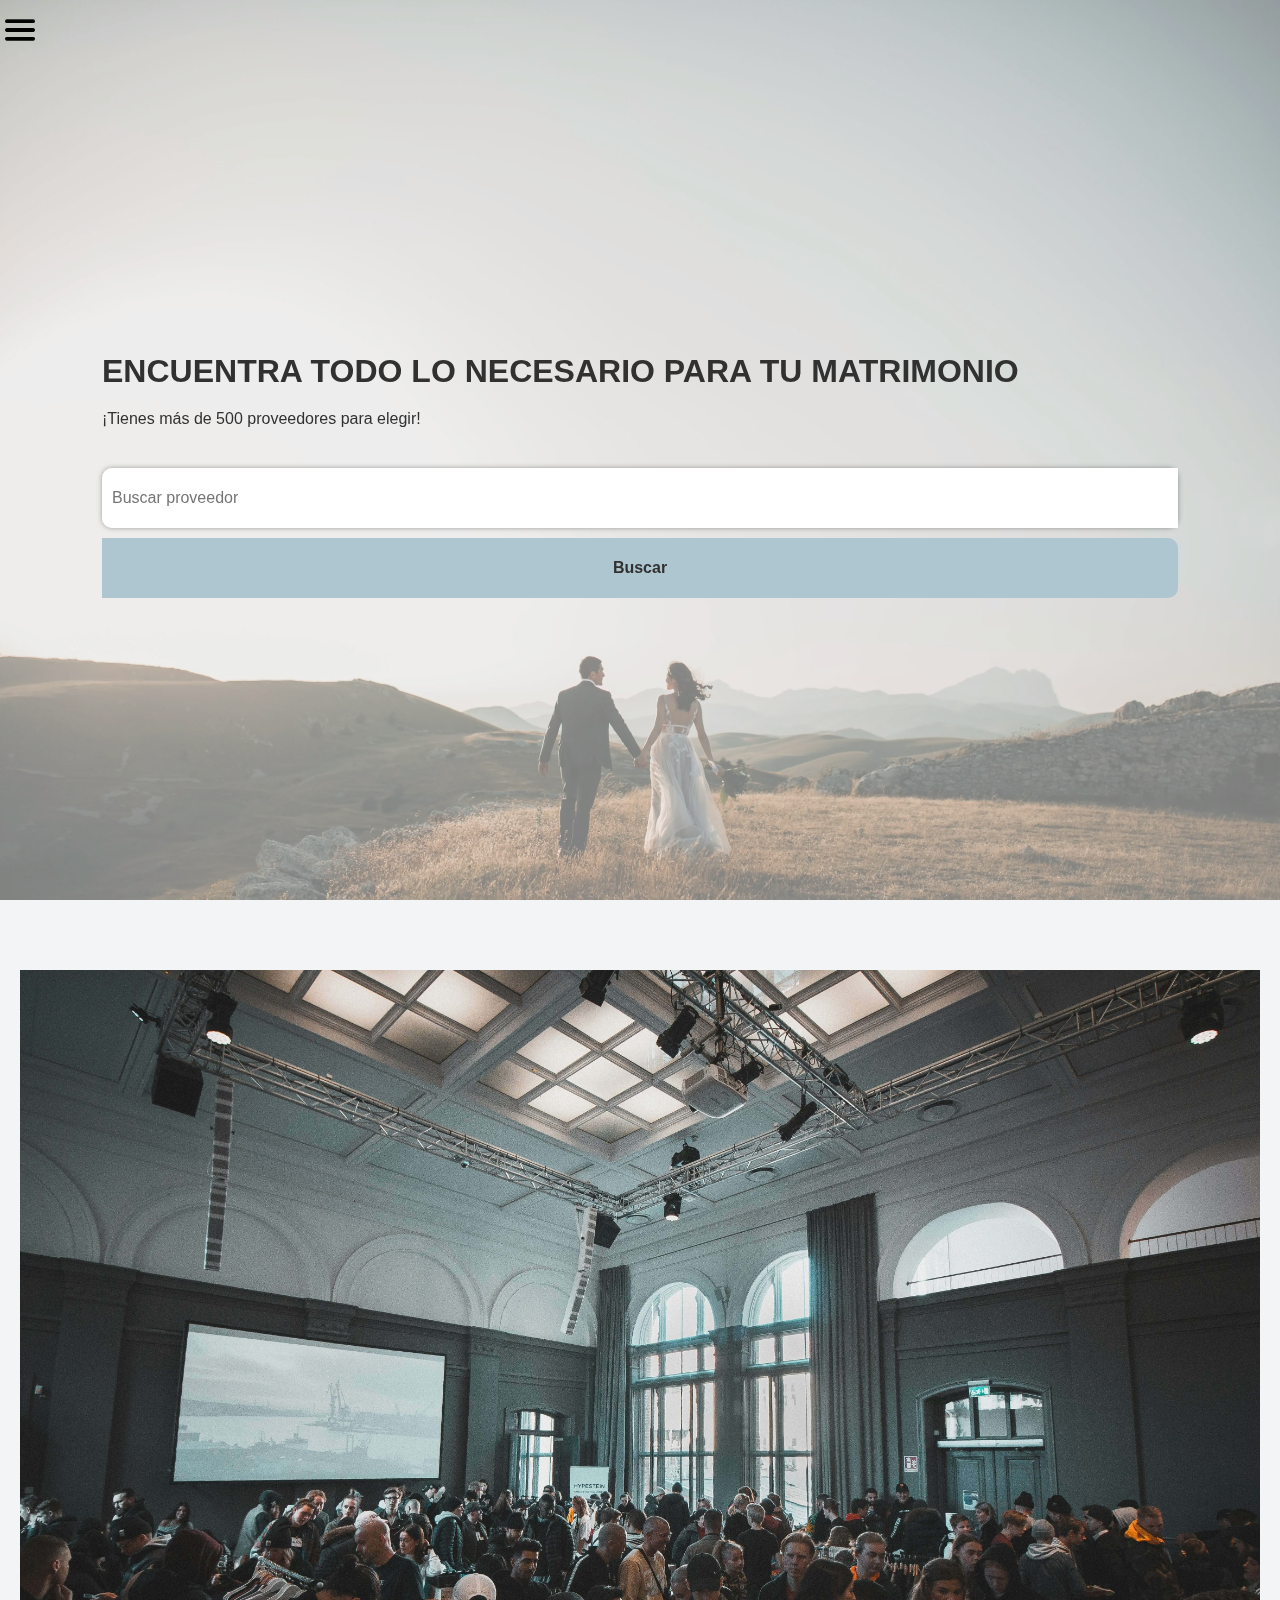
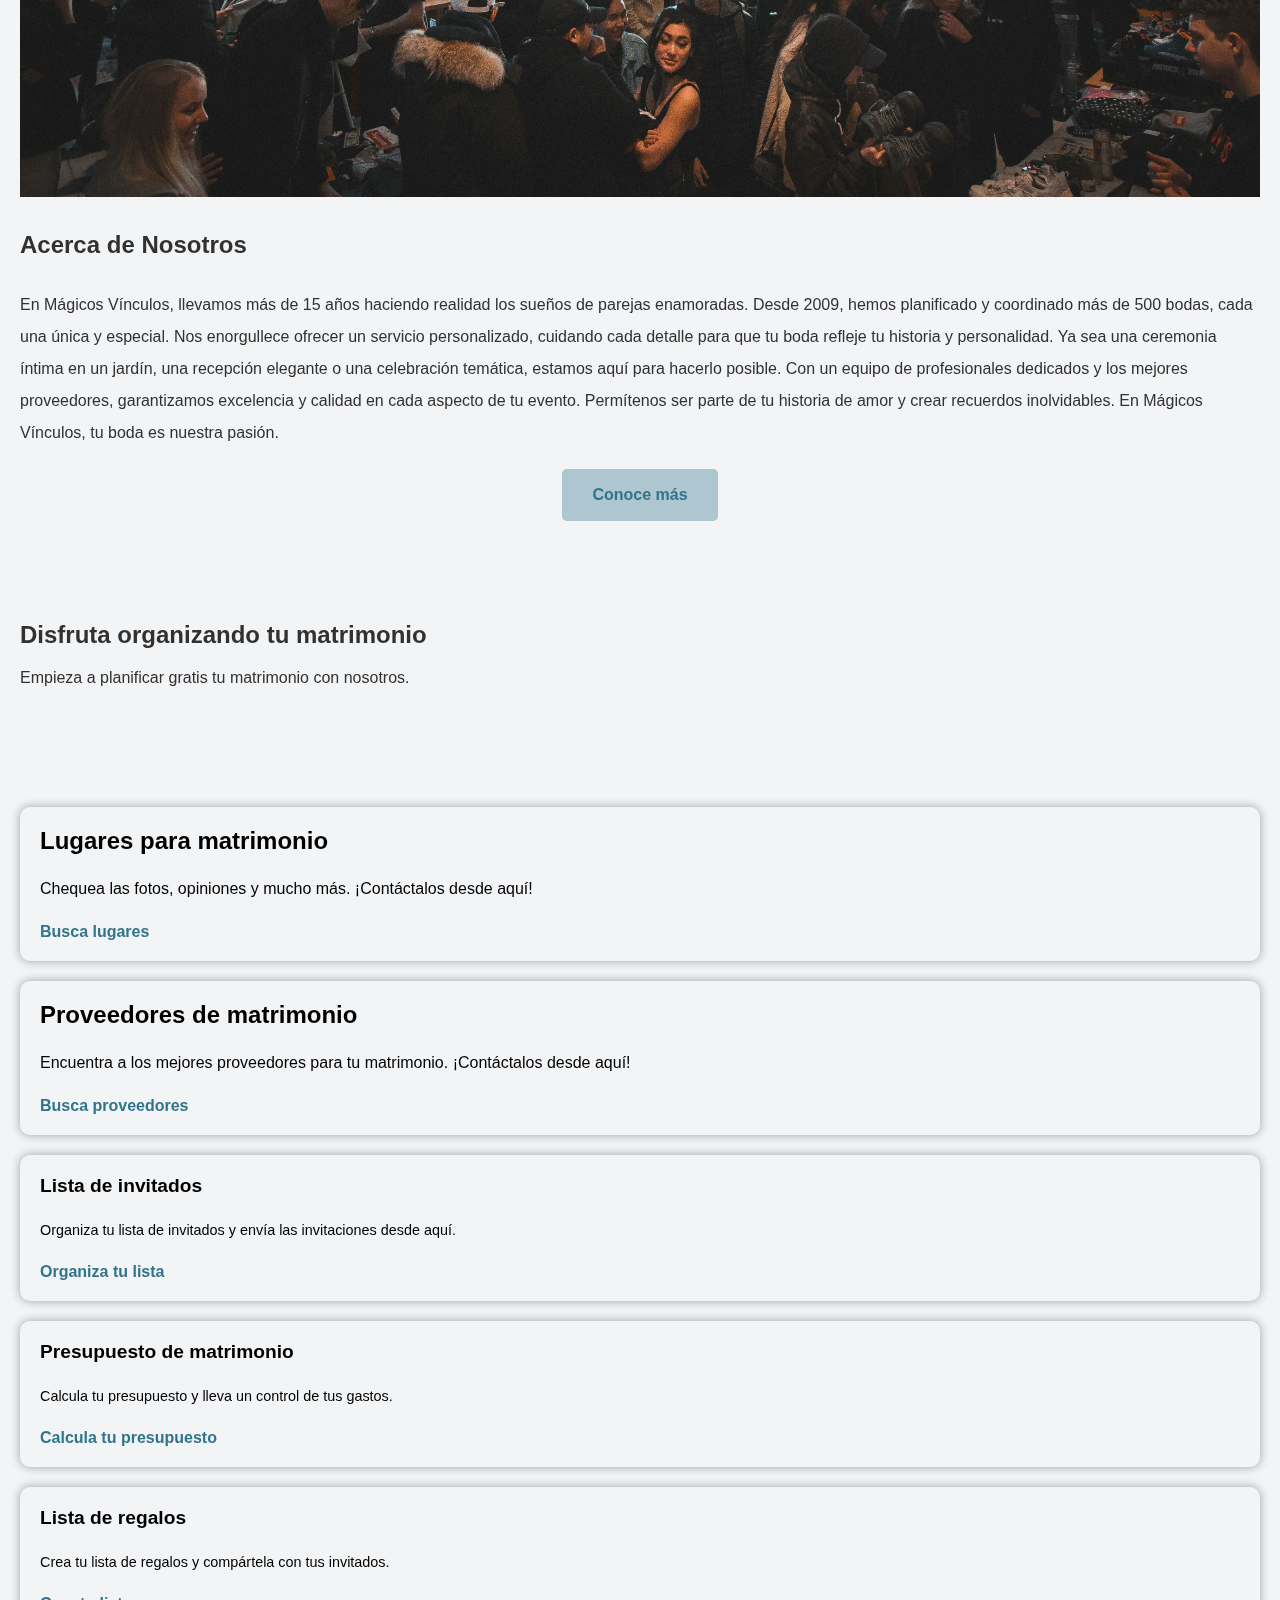
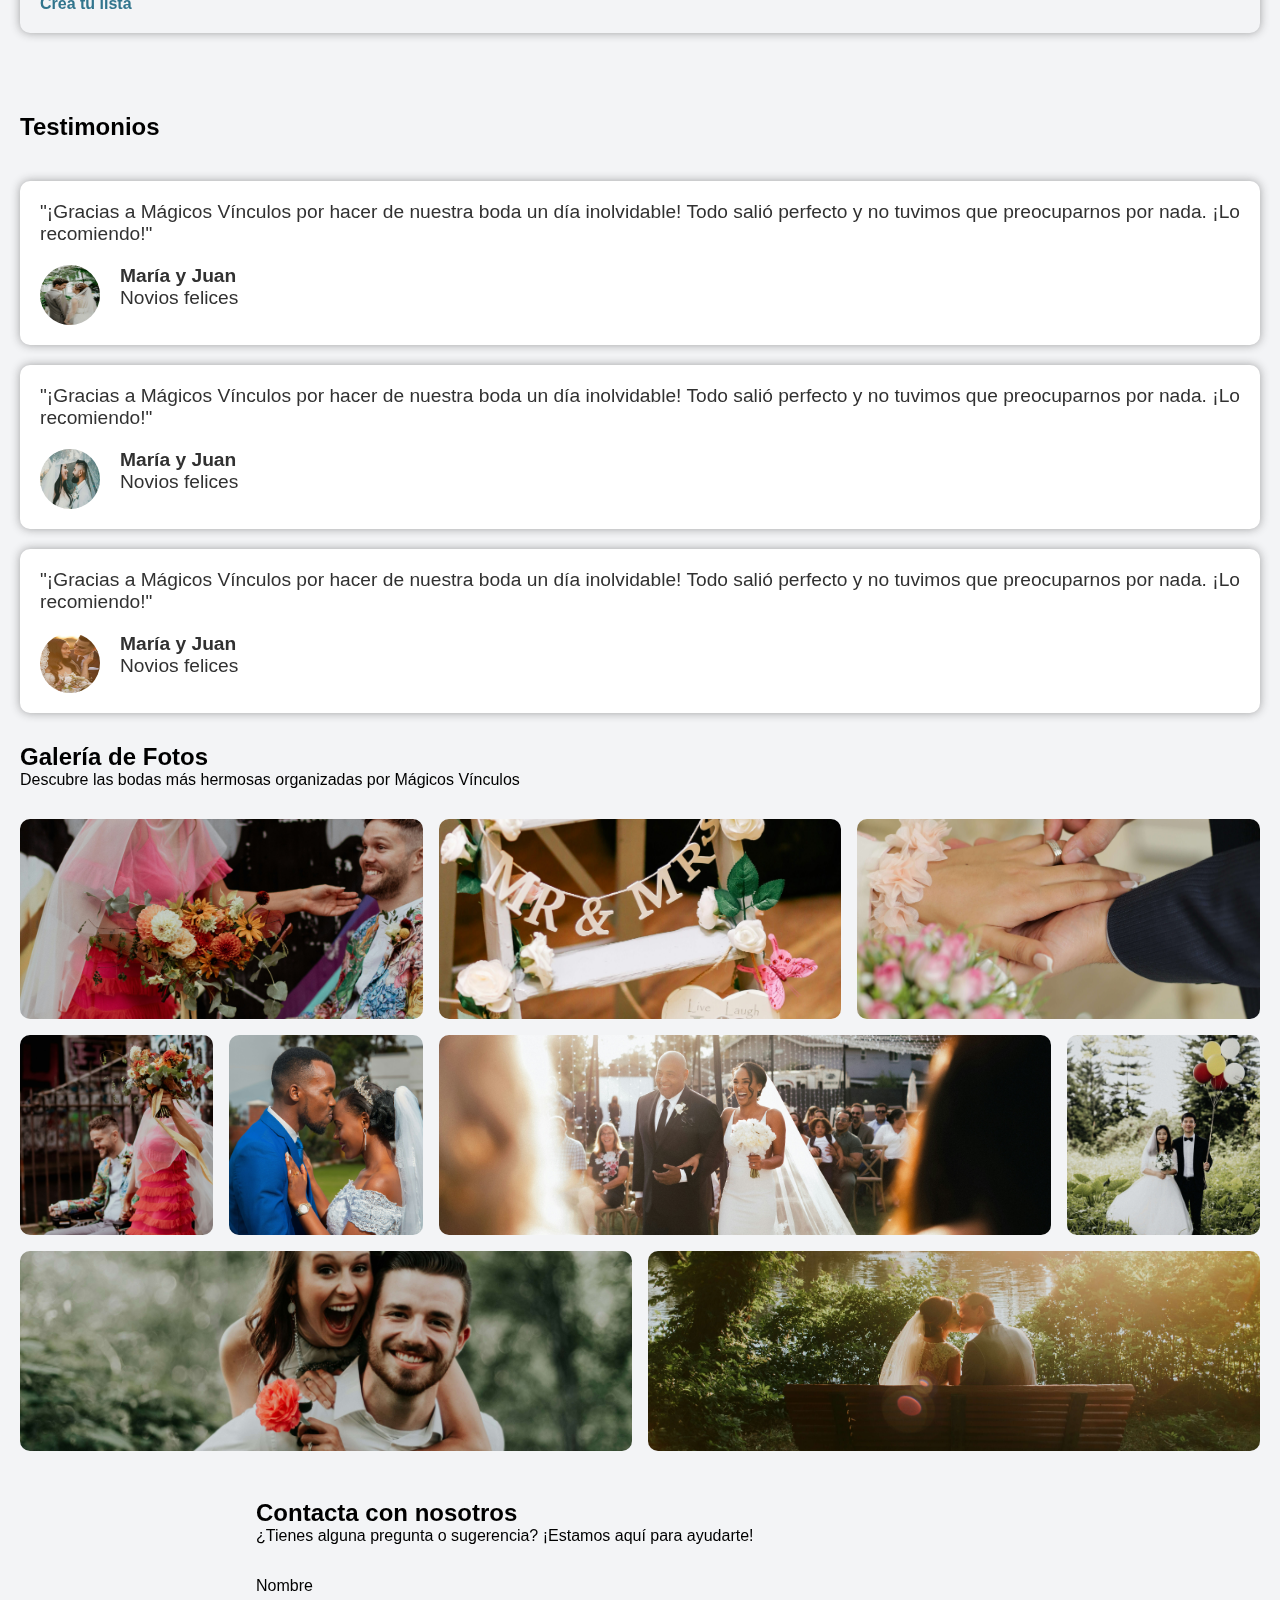
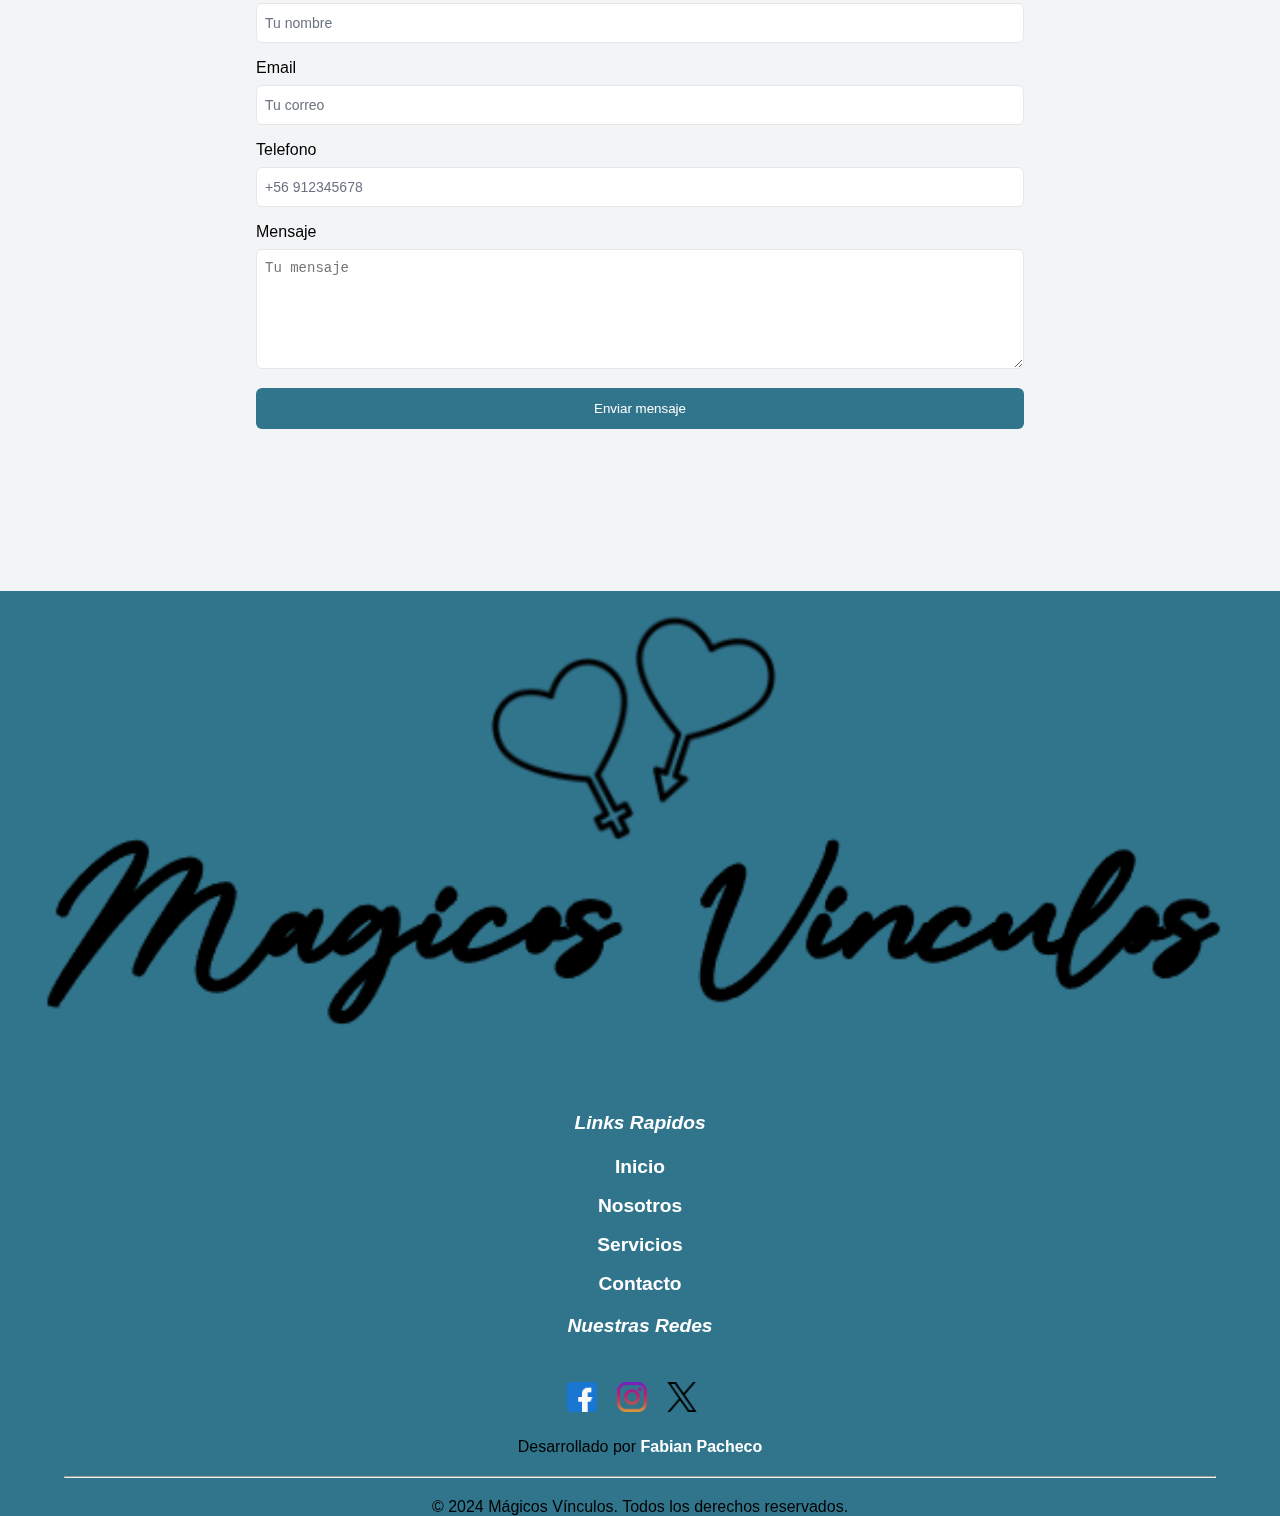
<file: index.html>
<!DOCTYPE html>
<html lang="es">

<head>
    <meta charset="UTF-8">
    <meta name="viewport" content="width=device-width, initial-scale=1.0">
    <link rel="stylesheet" href="css/estilos.css">
    <title>Mágicos Vínculos</title>
</head>

<body>
    <div class="container">
        <div class="fondo-container"></div>
        <header>
            <nav>
                <label for="menu-btn">
                    <img src="img/menu.png" alt="">
                </label>
                <input type="checkbox" id="menu-btn">
                <div class="logo">
                    <img src="img/full-logo.png" alt="">
                </div>
                <ul>
                    <li><a href="index.html">Inicio</a></li>
                    <li><a href="#segunda-seccion">Nosotros</a></li>
                    <li><a href="#tercera-seccion">Servicios</a></li>
                    <li><a href="#contacto">Contacto</a></li>
                </ul>
            </nav>
        </header>
        <main>
            <section class="primera-seccion" id="primera-seccion">
                <div class="fondo"></div>
                <div class="titulos-portada">
                    <h1>Encuentra todo lo necesario para tu matrimonio</h1>
                    <p>¡Tienes más de 500 proveedores para elegir!</p>
                    <div class="search-container">
                        <input type="text" placeholder="Buscar proveedor">
                        <button>Buscar</button>
                    </div>
                </div>
            </section>
            <section class="segunda-seccion" id="segunda-seccion">
                <div class="texto-segunda-seccion">
                    <h2>Acerca de Nosotros</h2>
                    <p>
                        En Mágicos Vínculos, llevamos más de 15 años haciendo realidad los sueños de parejas enamoradas.
                        Desde 2009, hemos planificado y coordinado más de 500 bodas, cada una única y especial.

                        Nos enorgullece ofrecer un servicio personalizado, cuidando cada detalle para que tu boda
                        refleje tu
                        historia y personalidad. Ya sea una ceremonia íntima en un jardín, una recepción elegante o una
                        celebración temática, estamos aquí para hacerlo posible.

                        Con un equipo de profesionales dedicados y los mejores proveedores, garantizamos excelencia y
                        calidad en cada aspecto de tu evento. Permítenos ser parte de tu historia de amor y crear
                        recuerdos
                        inolvidables.

                        En Mágicos Vínculos, tu boda es nuestra pasión.
                    </p>
                    <a href="#">Conoce más</a>
                </div>
                <div class="fondo-nosotros">
                    <img src="img/nosotros.jpg" alt="">

                </div>
            </section>
            <section class="tercera-seccion" id="tercera-seccion">
                <div class="texto-tercera-seccion">
                    <h2>Disfruta organizando tu matrimonio</h2>
                    <p>Empieza a planificar gratis tu matrimonio con nosotros.</p>
                </div>
                <div class="card-container">
                    <div class="card-1">
                        <h2>Lugares para matrimonio</h2>
                        <p>Chequea las fotos, opiniones y mucho más. ¡Contáctalos desde aquí!</p>
                        <a href="#">Busca lugares</a>
                    </div>
                    <div class="card-2">
                        <h2>Proveedores de matrimonio</h2>
                        <p>Encuentra a los mejores proveedores para tu matrimonio. ¡Contáctalos desde aquí!</p>
                        <a href="#">Busca proveedores</a>
                    </div>
                    <div class="card-3">
                        <h2>Lista de invitados</h2>
                        <p>Organiza tu lista de invitados y envía las invitaciones desde aquí.</p>
                        <a href="#">Organiza tu lista</a>
                    </div>
                    <div class="card-4">
                        <h2>Presupuesto de matrimonio</h2>
                        <p>Calcula tu presupuesto y lleva un control de tus gastos.</p>
                        <a href="#">Calcula tu presupuesto</a>
                    </div>
                    <div class="card-5">
                        <h2>Lista de regalos</h2>
                        <p>Crea tu lista de regalos y compártela con tus invitados.</p>
                        <a href="#">Crea tu lista</a>
                    </div>
                </div>
            </section>
            <section class="testimonials">
                <div class="testimonials-titles">
                    <h2>Testimonios</h2>
                </div>
                <div class="testimonials-container">
                    <div class="testimonial">
                        <div class="testimonial-text">
                            <p>
                                "¡Gracias a Mágicos Vínculos por hacer de nuestra boda un día inolvidable! Todo salió
                                perfecto y no tuvimos que preocuparnos por nada. ¡Lo recomiendo!"
                            </p>
                        </div>
                        <div class="testimonial-author">
                            <img src="img/testimonial-1.webp" alt="">
                            <div>
                                <h3>María y Juan</h3>
                                <p>Novios felices</p>
                            </div>
                        </div>
                    </div>
                    <div class="testimonial">
                        <div class="testimonial-text">
                            <p>
                                "¡Gracias a Mágicos Vínculos por hacer de nuestra boda un día inolvidable! Todo salió
                                perfecto y no tuvimos que preocuparnos por nada. ¡Lo recomiendo!"
                            </p>
                        </div>
                        <div class="testimonial-author">
                            <img src="img/testimonial-2.webp" alt="">
                            <div>
                                <h3>María y Juan</h3>
                                <p>Novios felices</p>
                            </div>
                        </div>
                    </div>
                    <div class="testimonial">
                        <div class="testimonial-text">
                            <p>
                                "¡Gracias a Mágicos Vínculos por hacer de nuestra boda un día inolvidable! Todo salió
                                perfecto y no tuvimos que preocuparnos por nada. ¡Lo recomiendo!"
                            </p>
                        </div>
                        <div class="testimonial-author">
                            <img src="img/testimonial-3.webp" alt="">
                            <div>
                                <h3>María y Juan</h3>
                                <p>Novios felices</p>
                            </div>
                        </div>
                    </div>
                </div>
            </section>
            <section class="gallery-container">
                <div class="gallery-text">
                    <h2>Galería de Fotos</h2>
                    <p>Descubre las bodas más hermosas organizadas por Mágicos Vínculos</p>
                </div>
                <div class="grid-gallery">
                    <a class="grid-gallery__item" href="#">
                        <img class="grid-gallery__image" src="img/foto-1-galeria.jpg">
                    </a>
                    <a class="grid-gallery__item" href="#">
                        <img class="grid-gallery__image" src="img/foto-2-galeria.jpg">
                    </a>
                    <a class="grid-gallery__item" href="#">
                        <img class="grid-gallery__image" src="img/foto-3-galeria.jpg">
                    </a>
                    <a class="grid-gallery__item" href="#">
                        <img class="grid-gallery__image" src="img/foto-4-galeria.jpg">
                    </a>
                    <a class="grid-gallery__item" href="#">
                        <img class="grid-gallery__image" src="img/foto-5-galeria.jpg">
                    </a>

                    <a class="grid-gallery__item" href="#">
                        <img class="grid-gallery__image" src="img/foto-6-galeria.jpg">
                    </a>
                    <a class="grid-gallery__item" href="#">
                        <img class="grid-gallery__image" src="img/foto-7-galeria.jpg">

                        <a class="grid-gallery__item" href="#">
                            <img class="grid-gallery__image" src="img/foto-8-galeria.jpg">
                        </a>
                        <a class="grid-gallery__item" href="#">
                            <img class="grid-gallery__image" src="img/foto-9-galeria.jpg">
                        </a>
                </div>

            </section>

            <section class="contact-seccion" id="contacto">
                <div>
                    <h2>
                        Contacta con nosotros
                    </h2>
                    <p>
                        ¿Tienes alguna pregunta o sugerencia? ¡Estamos aquí para ayudarte!
                    </p>
                </div>

                <form class="contact-form">

                    <div class="form-group-container">
                        <div class="form-group">
                            <label for="name" class="form-label">Nombre</label>
                            <input id="name" name="name" class="form-input" placeholder="Tu nombre" type="text" />
                        </div>
                        <div class="form-group">
                            <label for="email" class="form-label">Email</label>
                            <input id="email" name="email" class="form-input" placeholder="Tu correo" type="email" />
                        </div>
                        <div class="form-group">
                            <label for="phone" class="form-label">Telefono</label>
                            <input id="phone" name="phone" class="form-input" placeholder="+56 912345678"
                                type="text" />
                        </div>
                        <div class="form-group">
                            <label for="message" class="form-label">Mensaje</label>
                            <textarea class="form-textarea" id="message" name="message"
                                placeholder="Tu mensaje"></textarea>
                        </div>
                    </div>
                    <button class="form-submit" type="submit">Enviar mensaje</button>
                </form>

            </section>

        </main>
        <footer class="footer-seccion">
            <div class="footer">
                <div class="footer-logo">
                    <img src="img/logo-light.png" alt="">
                </div>
                <div class="footer-links">
                    <h4 class="footer-title">Links Rapidos</h4>
                    <ul>
                        <li><a href="index.html">Inicio</a></li>
                        <li><a href="#segunda-seccion">Nosotros</a></li>
                        <li><a href="#tercera-seccion">Servicios</a></li>
                        <li><a href="#contacto">Contacto</a></li>
                    </ul>
                </div>
                <div class="footer-social">
                    <h4 class="footer-title">Nuestras Redes</h4>
                    <div class="social-links-container">
                        <a href="https://www.facebook.com"><img src="img/facebook.png" alt=""></a>
                        <a href="https://www.instagram.com"><img src="img/instagram.png" alt=""></a>
                        <a href="https://www.twitter.com"><img src="img/x.png" alt=""></a>
                    </div>
                </div>
                <div class="developer-link">
                    <p>Desarrollado por <a href="desarrollador.html" target="_blank">Fabian Pacheco</a></p>
                </div>
            </div>
            <hr>
            <div class="copy">
                <p>© 2024 Mágicos Vínculos. Todos los derechos reservados.</p>
            </div>
        </footer>
    </div>

</body>

</html>
</file>
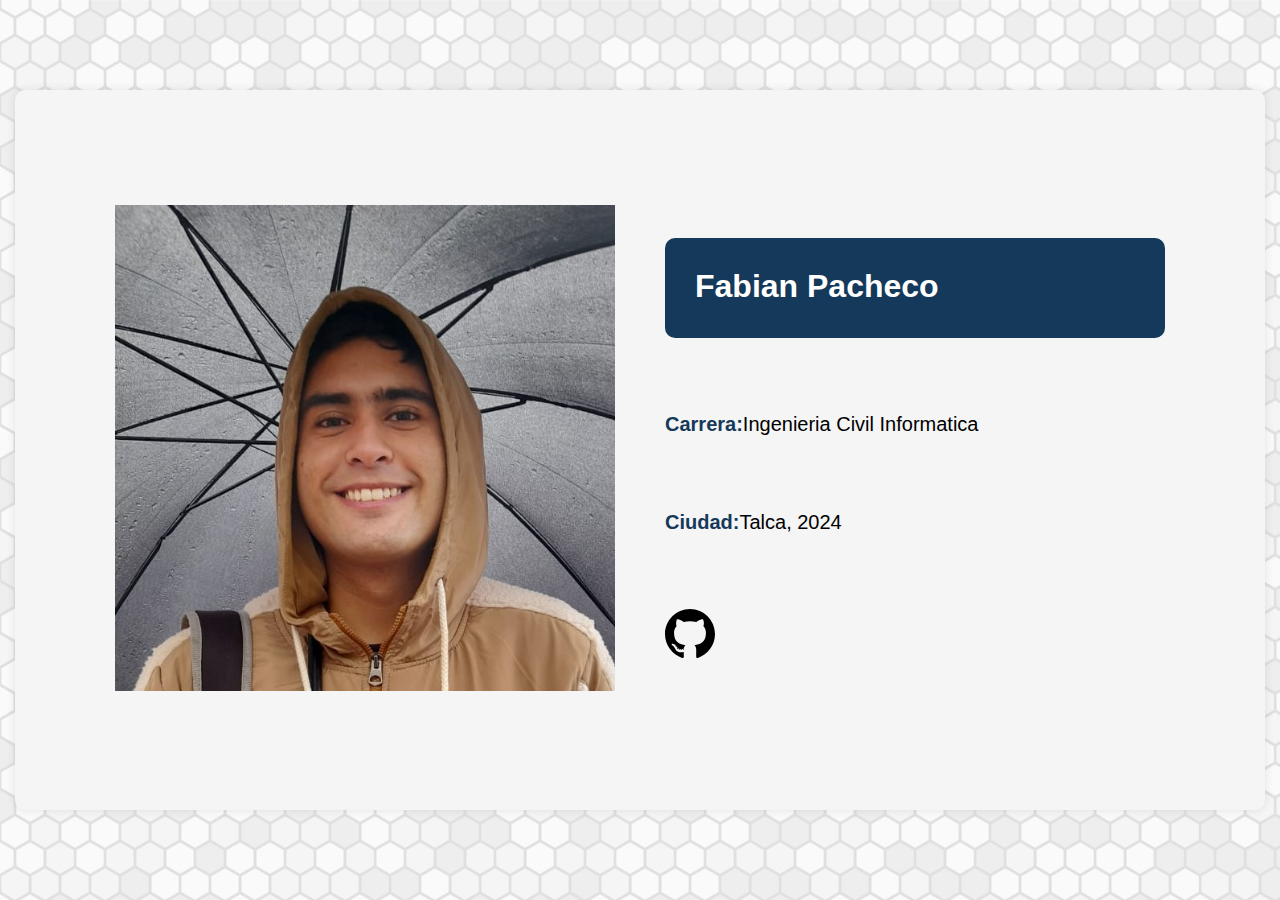
<file: desarrollador.html>
<!DOCTYPE html>
<html lang="es">
<head>
    <meta charset="UTF-8">
    <meta name="viewport" content="width=device-width, initial-scale=1.0">
    <link rel="stylesheet" href="css/estilos-dev.css">
    <title>Fabian Pacheco</title>
</head>
<body>
    <main>
        <div class="foto-perfil">
            <img src="img/fabian.jpeg" alt="Foto de perfil">
        </div>
        <div class="datos-perfil">
            <div class="perfil-header">
                <h1>Fabian Pacheco</h1>
            </div>
            <p><span>Carrera:</span>Ingenieria Civil Informatica</p>
            <p><span>Ciudad:</span>Talca, 2024</p>
            <div class="link-container">
                <a href="https://github.com/F4bian-pacheco" target="_blank">
                    <img src="img/github.svg" alt="GitHub">
                </a>
            </div>
        </div>
    </main>
</body>
</html>
</file>
<file: css/estilos.css>
* {
  margin: 0;
  padding: 0;
  box-sizing: border-box;
}

body {
  background-color: #f3f4f6;
  font-family: "Inter", sans-serif;
}

.fondo-container {
  background-image: url("../img/fondo.webp");
  height: 100%;
  width: 100%;
  position: absolute;
  background-position: center center;
  background-repeat: no-repeat;
  background-size: cover;
  background-attachment: fixed;
  z-index: -1;
}

main {
  min-width: 320px;
  margin: 0 200px;
  padding: 20px;
}

header {
  color: #fff;
  padding: 10px 0;
  text-align: center;
}

nav {
  display: flex;
  justify-content: space-around;
  ul {
    list-style: none;
    display: flex;
    justify-content: center;
    margin-top: 20px;
    gap: 4.5rem;
    /* flex:1 */
  }
}
li a {
  text-decoration: none;
  color: #fff;
  font-size: 1rem;
  font-weight: 600;
  padding: 10px 0;

  &:hover {
    color: #fff;
  }
  &::before {
    content: "";
    position: relative;
    display: block;
    width: 100%;
    height: 2px;
    top: 30px;
    left: 0;
    background-color: #fff;
    transform: scaleX(0);
    transition: transform 0.3s ease;
  }
  &:hover::before {
    transform: scaleX(1);
  }
}
nav label {
  display: none;
}

#menu-btn {
  display: none;
}

.logo {
  width: 300px;
  height: auto;

  img {
    width: 100%;
    height: auto;
    mix-blend-mode: color-dodge;
  }
}

.primera-seccion {
  width: 100%;
  height: 80vh;
  display: flex;
  margin-bottom: 170px;
  position: relative;
}

.titulos-portada {
  width: 900px;
  height: 100%;
  margin-top: 20px;
  padding: 20px;
  border-radius: 10px;
  display: flex;
  flex-direction: column;
  justify-content: center;
  gap: 20px;

  h1 {
    font-size: 1.5rem;
    font-weight: 700;
    color: #313131;
    text-transform: uppercase;
  }

  p {
    font-size: 1.2rem;
    color: #313131;
  }
}

.search-container {
  width: fit-content;
  margin-top: 20px;
  height: 60px;
  box-shadow: 0 0 5px rgba(34, 34, 34, 0.404);
  border-radius: 10px;

  input {
    width: 350px;
    height: 100%;
    padding: 0 10px;
    border: none;
    border-radius: 10px 0 0 10px;
    font-size: 1rem;
  }

  button {
    width: 100px;
    height: 100%;
    background-color: #aec6cf;
    color: #313131;
    border: none;
    border-radius: 0 10px 10px 0;
    font-size: 1rem;
    cursor: pointer;
    font-weight: bold;
  }
}

.segunda-seccion {
  width: 100%;
  display: flex;
  justify-content: space-around;
  align-items: center;
  gap: 20px;
  margin-top: 20px;
  height: 100vh;
}
.texto-segunda-seccion {
  align-self: stretch;
  width: 50%;
  display: flex;
  flex-direction: column;
  justify-content: space-around;
  gap: 20px;
  line-height: 2;
  h2 {
    font-size: 2rem;
    color: #313131;
  }
  p {
    font-size: 1.1rem;
    color: #313131;
  }
  a {
    background-color: #aec6cf;
    padding: 10px 30px;
    border-radius: 5px;
    align-self: center;
    text-decoration: none;
    color: #31758d;
    font-weight: bold;
    &:hover {
      color: #313131;
    }
  }
}

.fondo-nosotros {
  width: 800px;
  margin: 0 auto;

  img {
    width: 90%;
  }
}

.tercera-seccion {
  height: 90vh;
  display: flex;
  flex-direction: column;
  justify-content: center;
  gap: 100px;
}

.texto-tercera-seccion {
  width: 50%;
  display: flex;
  flex-direction: column;
  justify-content: center;
  gap: 20px;
  h2 {
    font-size: 2rem;
    color: #313131;
  }
  p {
    font-size: 1.1rem;
    color: #313131;
  }
  a {
    background-color: #aec6cf;
    padding: 10px 30px;
    border-radius: 5px;
    align-self: center;
    text-decoration: none;
    color: #31758d;
    font-weight: bold;
    &:hover {
      color: #313131;
    }
  }
}
.card-container {
  width: 100%;
  display: flex;
  margin-top: 20px;
  flex-wrap: wrap;
  justify-content: center;
  align-self: center;
  gap: 20px;
}

.card-1,
.card-2 {
  flex: 1 1 calc(50% - 10px); /* Calcula el 50% menos la mitad del gap */
}

.card-3,
.card-4,
.card-5 {
  flex: 1 1 calc(25% - 10px); /* Calcula el 25% menos la mitad del gap */
  h2 {
    font-size: 1.2rem;
  }
  p {
    font-size: 0.9rem;
  }
}

.card-1,
.card-2,
.card-3,
.card-4,
.card-5 {
  display: flex;
  flex-direction: column;
  gap: 25px;
  width: 400px;
  height: 180px;
  padding: 20px;
  border-radius: 10px;
  box-shadow: 0 0 10px rgba(34, 34, 34, 0.404);
  a {
    text-decoration: none;
    color: #31758d;
    font-weight: bold;
    &:hover {
      color: #313131;
    }
  }
}

.grid-gallery {
  display: grid;
  grid-auto-rows: 200px;
  gap: 1rem;
  grid-auto-flow: row dense;

  .grid-gallery__item {
    border-radius: 10px;
    overflow: hidden;
    &:hover {
      box-shadow: 0 0 10px rgba(34, 34, 34, 0.404);
      scale: 1.3;
      transition: scale 0.1s ease;
    }
  }
}

.gallery-text{
  margin: 30px 0;
}

@media all and (min-width: 320px) {
  .grid-gallery {
    grid-template-columns: repeat(1, 1fr);
  }
}

@media all and (min-width: 768px) {
  .grid-gallery {
    grid-template-columns: repeat(3, 1fr);
  }
}

@media all and (min-width: 1024px) {
  .grid-gallery {
    grid-template-columns: repeat(6, 1fr);
  }
}

.grid-gallery__item:nth-child(n+1) {
  grid-column: span 2;
}

.grid-gallery__item:nth-child(n+4) {
  grid-column: span 1;
  grid-row: span 1;
}

.grid-gallery__item:nth-child(n+6) {
  grid-column: span 3;
  grid-row: span 1;
}

.grid-gallery__item:nth-child(n+7) {
  grid-column: span 1;
  grid-row: span 1;
}

.grid-gallery__item:nth-child(n+8) {
  grid-column: span 3;
  grid-row: span 1;
}

.grid-gallery__item:nth-child(n+9) {
  grid-row: span 1;
}

.grid-gallery__image {
  width: 100%;
  height: 100%;
  object-fit: cover;
}


.contact-seccion {
  height: 80vh;
  width: 100%;
  max-width: 800px;
  margin: auto;
  padding: 3rem 1rem;
}

.form-group-container {
  display: grid;
  gap: 1rem;
  margin-top: 2rem;
}

.form-group {
  display: flex;
  flex-direction: column;
}

.form-label {
  margin-bottom: 0.5rem;
}

.form-input,
.form-textarea {
  padding: 0.5rem;
  border: 1px solid #e5e7eb;
  display: flex;
  height: 2.5rem;
  width: 100%;
  border-radius: 0.375rem;
  font-size: 0.875rem;
  line-height: 1.25rem;
}

.form-input::placeholder,
.form-textarea:focus-visible {
  color: #6b7280;
}

.form-input:focus-visible,
.form-textarea:focus-visible {
  outline: 2px solid #2563eb;
  outline-offset: 2px;
}

.form-textarea {
  min-height: 120px;
}

.form-submit {
  border: none;
  width: 100%;
  margin-top: 1.2rem;
  background-color: #31758d;
  color: #fff;
  padding: 13px 10px;
  border-radius: 0.375rem;
}

.testimonials {
  height: 80vh;
  display: flex;
  flex-direction: column;
  justify-content: space-around;
  gap: 20px;
}

.testimonials-container {
  height: 400px;
  display: flex;
  align-items: center;
  gap: 20px;
  margin-top: 20px;

  .testimonial {
    width: 100%;
    height: 100%;
    display: flex;
    flex-direction: column;
    justify-content: space-around;
    gap: 20px;
    padding: 20px;
    border-radius: 10px;
    box-shadow: 0 0 10px rgba(34, 34, 34, 0.404);
    background-color: #fff;
    h2 {
      font-size: 1.5rem;
      color: #313131;
    }
    p {
      font-size: 1rem;
      color: #313131;
    }
  }
}

.testimonial .testimonial-author {
  display: flex;
  gap: 20px;
  img {
    width: 60px;
    height: 60px;
    border-radius: 50%;
  }
  h3 {
    font-size: 1.2rem;
    color: #313131;
  }
  p {
    font-size: 1rem;
    color: #313131;
  }
}

.footer-seccion {
  display: flex;
  flex-direction: column;
  background-color: #31758d;
  height: 400px;
  justify-content: space-around;

  hr {
    width: 90%;
    margin: 0 auto;
  }

  .copy {
    display: flex;
    justify-content: center;
    gap: 20px;
  }
}
.footer {
  color: #000;
  display: flex;
  justify-content: space-around;
  align-items: stretch;

  .footer-logo {
    width: 400px;
    mix-blend-mode: multiply;
    img {
      width: 100%;
      height: auto;
    }
  }
}

.footer-links {
  display: flex;
  flex-direction: column;
  gap: 20px;
  ul {
    list-style: none;
    display: flex;
    flex-direction: column;
    gap: 15px;

    li a {
      text-decoration: none;
      color: #fff;
      font-weight: bold;
    }
  }
}

.footer-title {
  color: #fff;
  font-size: 1.2rem;
  font-style: italic;
}

.footer-social {
  display: flex;
  flex-direction: column;
  gap: 45px;
}

.social-links-container {
  display: flex;
  gap: 20px;
  a {
    text-decoration: none;
    color: #fff;
    font-size: 1.5rem;
    img {
      width: 30px;
      height: auto;
    }
  }
}

.developer-link {
  align-self: center;
  gap: 20px;
  a {
    text-decoration: none;
    color: #fff;
    font-weight: bold;
  }
}

@media screen and (max-width: 1280px) {
  main {
    margin: 0 auto;
  }

  li a {
    padding: 10px 0;
    font-size: 1.2rem;
    color: #000;
  }

  nav {
    display: flex;
    justify-content: space-between;
    width: 100%;
    z-index: 3;
    /* flex-wrap: wrap; */
  }
  .fondo-container {
    opacity: 0.5;
  }

  /* hamburger menu */
  nav label {
    display: block;
    cursor: pointer;
    width: 40px;
    height: 40px;

    img {
      width: 100%;
      height: auto;
    }
  }

  nav ul {
    position: relative;
    left: 0;
    width: 100%;
    height: 100vh;
    display: none;
  }

  #menu-btn:checked ~ ul {
    transition: all 0.3s ease;
    display: flex;
    flex-direction: column;
    gap: 3rem;
  }

  .logo {
    display: none;
  }
  .titulos-portada {
    margin: 0 auto;
    width: 90%;
    h1 {
      font-size: 2rem;
    }
    p {
      font-size: 1rem;
    }
  }
  .search-container {
    width: 100%;
    input {
      width: 100%;
      margin-bottom: 10px;
    }
    button {
      width: 100%;
    }
  }

  .primera-seccion .fondo {
    display: none;
  }

  .card-container {
    flex-direction: column;
    gap: 20px;
  }

  .card-1,
  .card-2,
  .card-3,
  .card-4,
  .card-5 {
    width: 100%;
    height: 250px;
    button {
      width: 100%;
    }
  }

  .segunda-seccion {
    width: 100%;
    flex-direction: column-reverse;
    gap: 20px;
    height: 100%;
    margin-bottom: 100px;
    .texto-segunda-seccion {
      width: 100%;
      h2 {
        font-size: 1.5rem;
      }
      p {
        font-size: 1rem;
      }
    }
  }

  .fondo-nosotros {
    width: 100%;
    img {
      width: 100%;
    }
  }
  .tercera-seccion {
    height: 100%;
    margin-top: 0;
    align-items: center;
    .texto-tercera-seccion {
      width: 100%;
      h2 {
        font-size: 1.5rem;
      }
      p {
        font-size: 1rem;
      }
    }
  }

  .testimonials {
    margin-top: 80px;
    height: 100%;
    gap: 20px;
  }

  .testimonials-container {
    height: 100%;
    flex-direction: column;
    .testimonial {
      width: 100%;
      height: 100%;
      h2 {
        font-size: 1.5rem;
      }
      p {
        font-size: 1.2rem;
      }
    }
  }

  .footer-seccion {
    height: 100%;
    hr {
      margin: 20px auto;
    }
  }

  .footer {
    flex-direction: column;
    align-items: center;
    gap: 20px;
    .footer-logo {
      width: 100%;
    }
    .footer-links {
      text-align: center;
    }
  }
}
</file>
<file: css/estilos-dev.css>
* {
  margin: 0;
  padding: 0;
  box-sizing: border-box;
}

body {
  font-family: "Roboto", sans-serif;
  height: 100vh;
  display: flex;
  justify-content: center;
  align-items: center;
  background-image: url("/img/fondo-dev.jpg");
}

main {
  display: flex;
  height: 80%;
  align-items: center;
  box-shadow: 0 0 10px rgba(0, 0, 0, 0.1);
  border-radius: 10px;
  gap: 50px;
  padding: 100px;
  background-color: #f5f5f5;
}

.foto-perfil {
  width: 500px;

  img {
    width: 100%;
  }
}

.datos-perfil {
  width: 500px;
  height: 500px;
  display: flex;
  flex-direction: column;
  justify-content: space-around;

  p {
    font-size: 20px;
  }

  span {
    color: #15395a;
    font-weight: bold;
  }
}

.perfil-header {
  height: 100px;
  background-color: #15395a;
  padding: 30px;
  border-radius: 10px;
  color: #fff;
}

.link-container {
  width: 50px;

  img {
    width: 100%;
    cursor: pointer;
  }
}

@media screen and (max-width: 768px) {

  main {
    width: 400px;
    flex-direction: column;
    height: 100%;
    justify-content: center;
    padding: 10px;
    background-image: none;
    box-shadow: none;
  }

  .foto-perfil {
    width: 50%;
  }

  .datos-perfil {
    width: 100%;
    height: 500px;
    padding: 50px;
  }

  .perfil-header {
    padding: 10px;
    height: auto;
    text-align: center;
    font-size: 0.8rem;
  }
}
</file>
